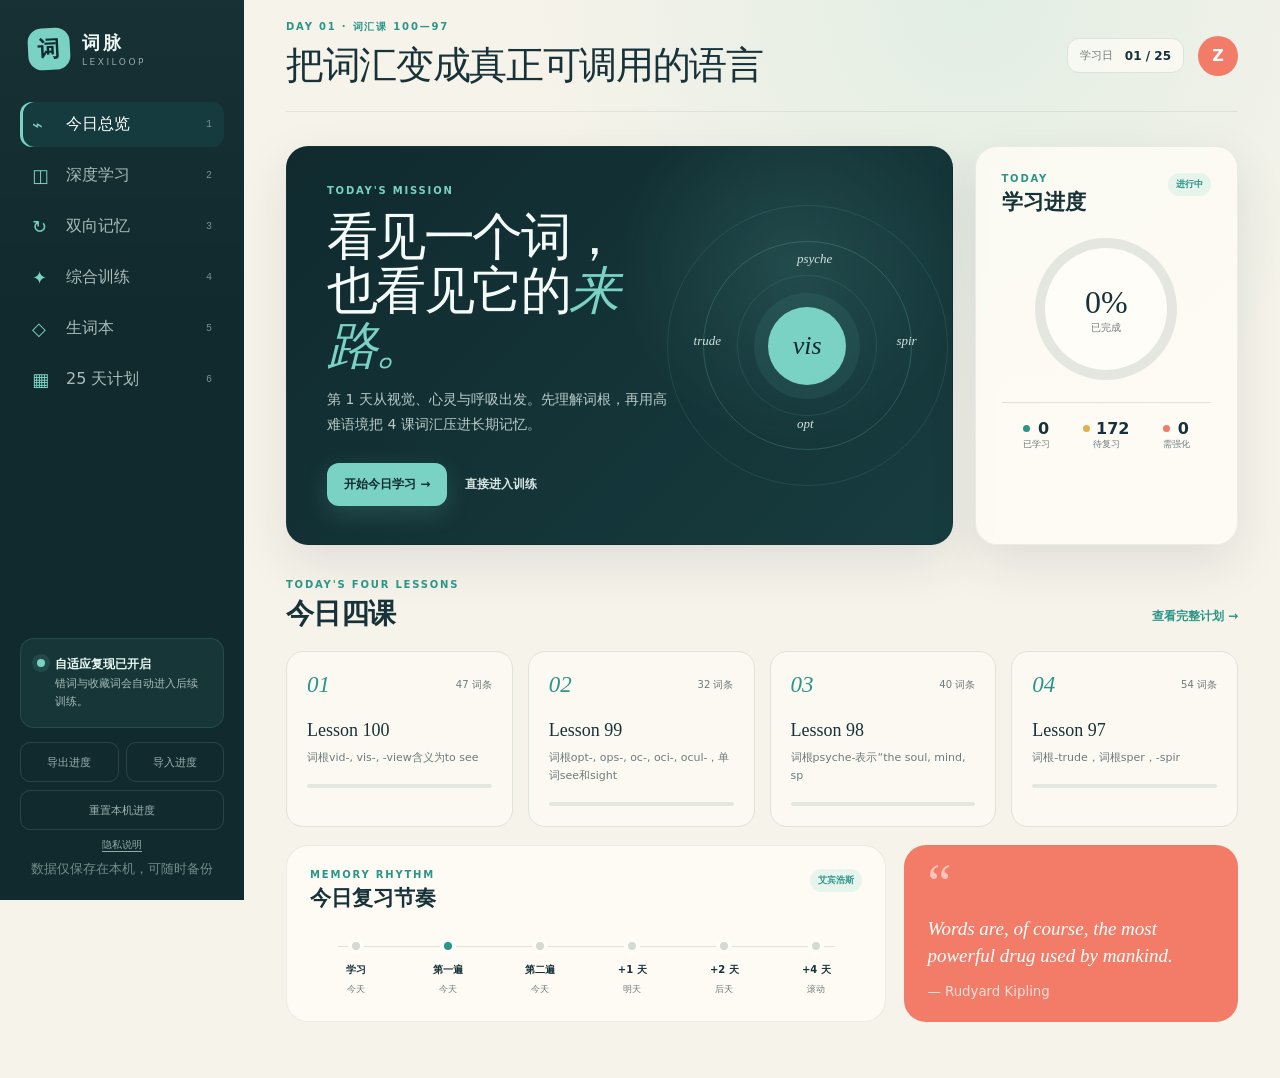
<file: index.html>
<!doctype html>
<html lang="zh-CN">
  <head>
    <meta charset="UTF-8" />
    <meta name="viewport" content="width=device-width, initial-scale=1.0, viewport-fit=cover" />
    <meta name="theme-color" content="#102a2e" />
    <meta name="color-scheme" content="light" />
    <meta name="mobile-web-app-capable" content="yes" />
    <meta name="apple-mobile-web-app-capable" content="yes" />
    <meta name="apple-mobile-web-app-status-bar-style" content="black-translucent" />
    <meta name="apple-mobile-web-app-title" content="词脉" />
    <meta name="format-detection" content="telephone=no" />
    <meta
      http-equiv="Content-Security-Policy"
      content="default-src 'self'; connect-src 'self'; img-src 'self' data:; script-src 'self'; style-src 'self' 'unsafe-inline'; font-src 'self'; worker-src 'self'; manifest-src 'self'; object-src 'none'; base-uri 'self'; form-action 'self'"
    />
    <meta
      name="description"
      content="基于 100 份词汇课堂笔记的 25 天倒序学习、艾宾浩斯复习与六级 / 雅思综合训练系统。"
    />
    <title>词脉 LexiLoop · 六级 × 雅思词汇训练场</title>
    <link rel="manifest" href="./manifest.webmanifest" />
    <link rel="apple-touch-icon" href="./icons/icon-180.png" />
    <link rel="stylesheet" href="./styles.css" />
  </head>
  <body>
    <div class="app-shell">
      <aside class="sidebar" aria-label="主导航">
        <a class="brand" href="#dashboard" aria-label="词脉首页">
          <span class="brand-mark">词</span>
          <span><strong>词脉</strong><small>LEXILOOP</small></span>
        </a>

        <nav class="nav-list">
          <button class="nav-item active" data-view="dashboard">
            <span>⌁</span><span>今日总览</span><kbd>1</kbd>
          </button>
          <button class="nav-item" data-view="learn">
            <span>◫</span><span>深度学习</span><kbd>2</kbd>
          </button>
          <button class="nav-item" data-view="recall">
            <span>↻</span><span>双向记忆</span><kbd>3</kbd>
          </button>
          <button class="nav-item" data-view="practice">
            <span>✦</span><span>综合训练</span><kbd>4</kbd>
          </button>
          <button class="nav-item" data-view="notebook">
            <span>◇</span><span>生词本</span><kbd>5</kbd>
          </button>
          <button class="nav-item" data-view="plan">
            <span>▦</span><span>25 天计划</span><kbd>6</kbd>
          </button>
        </nav>

        <div class="sidebar-note">
          <span class="pulse-dot"></span>
          <p><strong>自适应复现已开启</strong><br />错词与收藏词会自动进入后续训练。</p>
        </div>

        <div class="sidebar-footer">
          <div class="data-actions" aria-label="学习数据管理">
            <button class="ghost-button" id="exportProgress">导出进度</button>
            <button class="ghost-button" id="importProgressButton">导入进度</button>
            <input id="importProgressFile" type="file" accept="application/json,.json" hidden />
          </div>
          <button class="ghost-button" id="resetProgress">重置本机进度</button>
          <a class="privacy-link" href="./privacy.html">隐私说明</a>
          <small>数据仅保存在本机，可随时备份</small>
        </div>
      </aside>

      <main class="main-content">
        <header class="topbar">
          <button class="mobile-menu" id="mobileMenu" aria-label="打开导航">☰</button>
          <div>
            <p class="eyebrow" id="todayLabel">DAY 01 · 词汇课 100—97</p>
            <h1 id="viewTitle">把词汇变成真正可调用的语言</h1>
          </div>
          <div class="top-actions">
            <button class="date-chip" id="dayPickerButton" aria-haspopup="dialog">
              <span>学习日</span><strong id="dayChip">01 / 25</strong>
            </button>
            <button class="avatar" aria-label="学习者">Z</button>
          </div>
        </header>

        <section class="view active" id="dashboardView" data-view-panel="dashboard">
          <div class="hero-grid">
            <article class="hero-card">
              <div class="hero-copy">
                <p class="eyebrow light">TODAY'S MISSION</p>
                <h2>看见一个词，<br />也看见它的<span>来路。</span></h2>
                <p>第 1 天从视觉、心灵与呼吸出发。先理解词根，再用高难语境把 4 课词汇压进长期记忆。</p>
                <div class="hero-actions">
                  <button class="primary-button" data-go="learn">开始今日学习 <span>→</span></button>
                  <button class="text-button" data-go="practice">直接进入训练</button>
                </div>
              </div>
              <div class="orbit" aria-hidden="true">
                <span class="orbit-core">vis</span>
                <span class="orbit-word one">psyche</span>
                <span class="orbit-word two">spir</span>
                <span class="orbit-word three">opt</span>
                <span class="orbit-word four">trude</span>
              </div>
            </article>

            <article class="progress-card">
              <div class="card-heading">
                <div><p class="eyebrow">TODAY</p><h3>学习进度</h3></div>
                <span class="status-pill">进行中</span>
              </div>
              <div class="progress-ring" id="progressRing" style="--progress: 0deg">
                <div><strong id="progressPercent">0%</strong><small>已完成</small></div>
              </div>
              <div class="progress-legend">
                <div><span class="legend-dot mint"></span><b id="learnedCount">0</b><small>已学习</small></div>
                <div><span class="legend-dot amber"></span><b id="dueCount">0</b><small>待复习</small></div>
                <div><span class="legend-dot coral"></span><b id="weakCount">0</b><small>需强化</small></div>
              </div>
            </article>
          </div>

          <div class="section-heading">
            <div><p class="eyebrow">TODAY'S FOUR LESSONS</p><h2>今日四课</h2></div>
            <button class="text-button" data-go="plan">查看完整计划 →</button>
          </div>
          <div class="lesson-grid" id="todayLessons"></div>

          <div class="dashboard-lower">
            <article class="schedule-card">
              <div class="card-heading">
                <div><p class="eyebrow">MEMORY RHYTHM</p><h3>今日复习节奏</h3></div>
                <span class="mini-label">艾宾浩斯</span>
              </div>
              <div class="timeline" id="reviewTimeline"></div>
            </article>
            <article class="quote-card">
              <span>“</span>
              <p>Words are, of course, the most powerful drug used by mankind.</p>
              <small>— Rudyard Kipling</small>
            </article>
          </div>
        </section>

        <section class="view" id="learnView" data-view-panel="learn">
          <div class="section-heading sticky-heading">
            <div><p class="eyebrow">ROOTS BEFORE ROUTE</p><h2>深度学习 · 先词根，再词义</h2></div>
            <div class="segmented" id="lessonFilter" aria-label="课程筛选"></div>
          </div>
          <div class="root-banner" id="rootBanner"></div>
          <div class="word-toolbar">
            <p><strong id="wordCount">0</strong> 个词条 · 点击展开，长按收藏</p>
            <label class="search-box"><span>⌕</span><input id="wordSearch" placeholder="搜索单词、词义或短语" /></label>
          </div>
          <div class="word-list" id="wordList"></div>
        </section>

        <section class="view" id="recallView" data-view-panel="recall">
          <div class="recall-layout">
            <div class="recall-stage">
              <div class="section-heading">
                <div><p class="eyebrow">ACTIVE RECALL</p><h2>双向记忆</h2></div>
                <div class="segmented" id="recallDirection">
                  <button class="active" data-direction="en-zh">第一遍 · 英→中</button>
                  <button data-direction="zh-en">第二遍 · 中→英</button>
                </div>
              </div>
              <div class="queue-strip">
                <span>今日队列 <b id="queuePosition">1 / 1</b></span>
                <div><span id="memoryStageLabel">首次学习</span><i id="memoryDots"></i></div>
              </div>
              <article class="flashcard" id="flashcard">
                <div class="flashcard-top"><span id="flashLesson">LESSON 100</span><button id="flashFavorite" aria-label="收藏">☆</button></div>
                <div class="flash-prompt" id="flashPrompt"></div>
                <p class="recall-hint">先在心里完整作答，再选择结果</p>
                <div class="reveal-panel" id="revealPanel" hidden></div>
                <button class="reveal-button" id="revealButton">显示答案</button>
              </article>
              <div class="recall-actions" id="recallActions" hidden>
                <button class="forgot-button" id="forgotButton"><span>×</span> 忘记了 <small>重新强化</small></button>
                <button class="remember-button" id="rememberButton"><span>✓</span> 已记住 <small>进入下一节点</small></button>
              </div>
            </div>
            <aside class="memory-panel">
              <p class="eyebrow">MEMORY MAP</p>
              <h3>每个词都走完一条记忆曲线</h3>
              <div class="curve-graphic" aria-label="复习节点：今天、1天、2天、4天、7天、15天、30天">
                <svg viewBox="0 0 320 150" role="img">
                  <path d="M12,120 C65,18 92,106 132,68 C178,24 205,92 308,32" />
                  <g><circle cx="12" cy="120" r="6"/><circle cx="70" cy="66" r="6"/><circle cx="132" cy="68" r="6"/><circle cx="188" cy="56" r="6"/><circle cx="240" cy="50" r="6"/><circle cx="308" cy="32" r="6"/></g>
                </svg>
                <div class="curve-labels"><span>今天</span><span>+1天</span><span>+2天</span><span>+4天</span><span>+7天</span><span>+30天</span></div>
              </div>
              <div class="memory-stats" id="memoryStats"></div>
              <div class="tip-box"><strong>忘记不是失败。</strong><p>每次点“忘记了”，这个词会回到短间隔节点，并提高后续阅读与选词填空中的出现权重。</p></div>
            </aside>
          </div>
        </section>

        <section class="view" id="practiceView" data-view-panel="practice">
          <div class="section-heading">
            <div><p class="eyebrow">CET-6 × IELTS 7+</p><h2>综合训练场</h2></div>
            <div class="coverage-badge"><span id="coverageCount">0</span><small>今日词条覆盖</small></div>
          </div>
          <div class="practice-tabs" id="practiceTabs">
            <button class="active" data-practice="reading">阅读理解</button>
            <button data-practice="cloze">选词填空</button>
            <button data-practice="translation">中文段落翻译</button>
            <button data-practice="results">训练报告</button>
          </div>
          <div class="practice-panel active" id="readingPanel" data-practice-panel="reading"></div>
          <div class="practice-panel" id="clozePanel" data-practice-panel="cloze"></div>
          <div class="practice-panel" id="translationPanel" data-practice-panel="translation"></div>
          <div class="practice-panel" id="resultsPanel" data-practice-panel="results"></div>
        </section>

        <section class="view" id="notebookView" data-view-panel="notebook">
          <div class="section-heading">
            <div><p class="eyebrow">PERSONAL LEXICON</p><h2>生词本</h2></div>
            <div class="notebook-summary"><strong id="notebookCount">0</strong><span>个待攻克词汇</span></div>
          </div>
          <div class="notebook-filters" id="notebookFilters">
            <button class="active" data-book-filter="all">全部</button>
            <button data-book-filter="wrong">答错加入</button>
            <button data-book-filter="favorite">主动收藏</button>
            <button data-book-filter="hard">高频遗忘</button>
          </div>
          <div class="notebook-empty" id="notebookEmpty">
            <span>◇</span><h3>你的生词本还是空的</h3><p>长按做题或学习中的词汇即可收藏；答错的词会自动进入。</p>
          </div>
          <div class="notebook-grid" id="notebookGrid"></div>
        </section>

        <section class="view" id="planView" data-view-panel="plan">
          <div class="section-heading">
            <div><p class="eyebrow">25-DAY ROADMAP</p><h2>100 → 01 倒序学习计划</h2></div>
            <p class="plan-note">每日 4 课 · 学习 × 双向回忆 × 综合训练</p>
          </div>
          <div class="plan-grid" id="planGrid"></div>
        </section>
      </main>
    </div>

    <dialog class="word-dialog" id="wordDialog">
      <button class="dialog-close" id="dialogClose" aria-label="关闭">×</button>
      <p class="eyebrow" id="dialogLesson">LESSON 100</p>
      <h2 id="dialogTerm">vision</h2>
      <div id="dialogDetail"></div>
      <div class="dialog-actions">
        <button class="secondary-button" id="dialogSpeak">🔊 系统朗读</button>
        <button class="primary-button full" id="dialogFavorite">☆ 收藏到生词本</button>
      </div>
    </dialog>

    <dialog class="day-dialog" id="dayDialog">
      <button class="dialog-close" id="dayDialogClose" aria-label="关闭">×</button>
      <p class="eyebrow">JUMP TO A DAY</p>
      <h2>选择学习日</h2>
      <div class="day-picker-grid" id="dayPickerGrid"></div>
    </dialog>

    <div class="toast" id="toast" role="status" aria-live="polite"></div>
    <script src="./exercises.js"></script>
    <script src="./app.js"></script>
    <script src="./pwa.js"></script>
  </body>
</html>
</file>
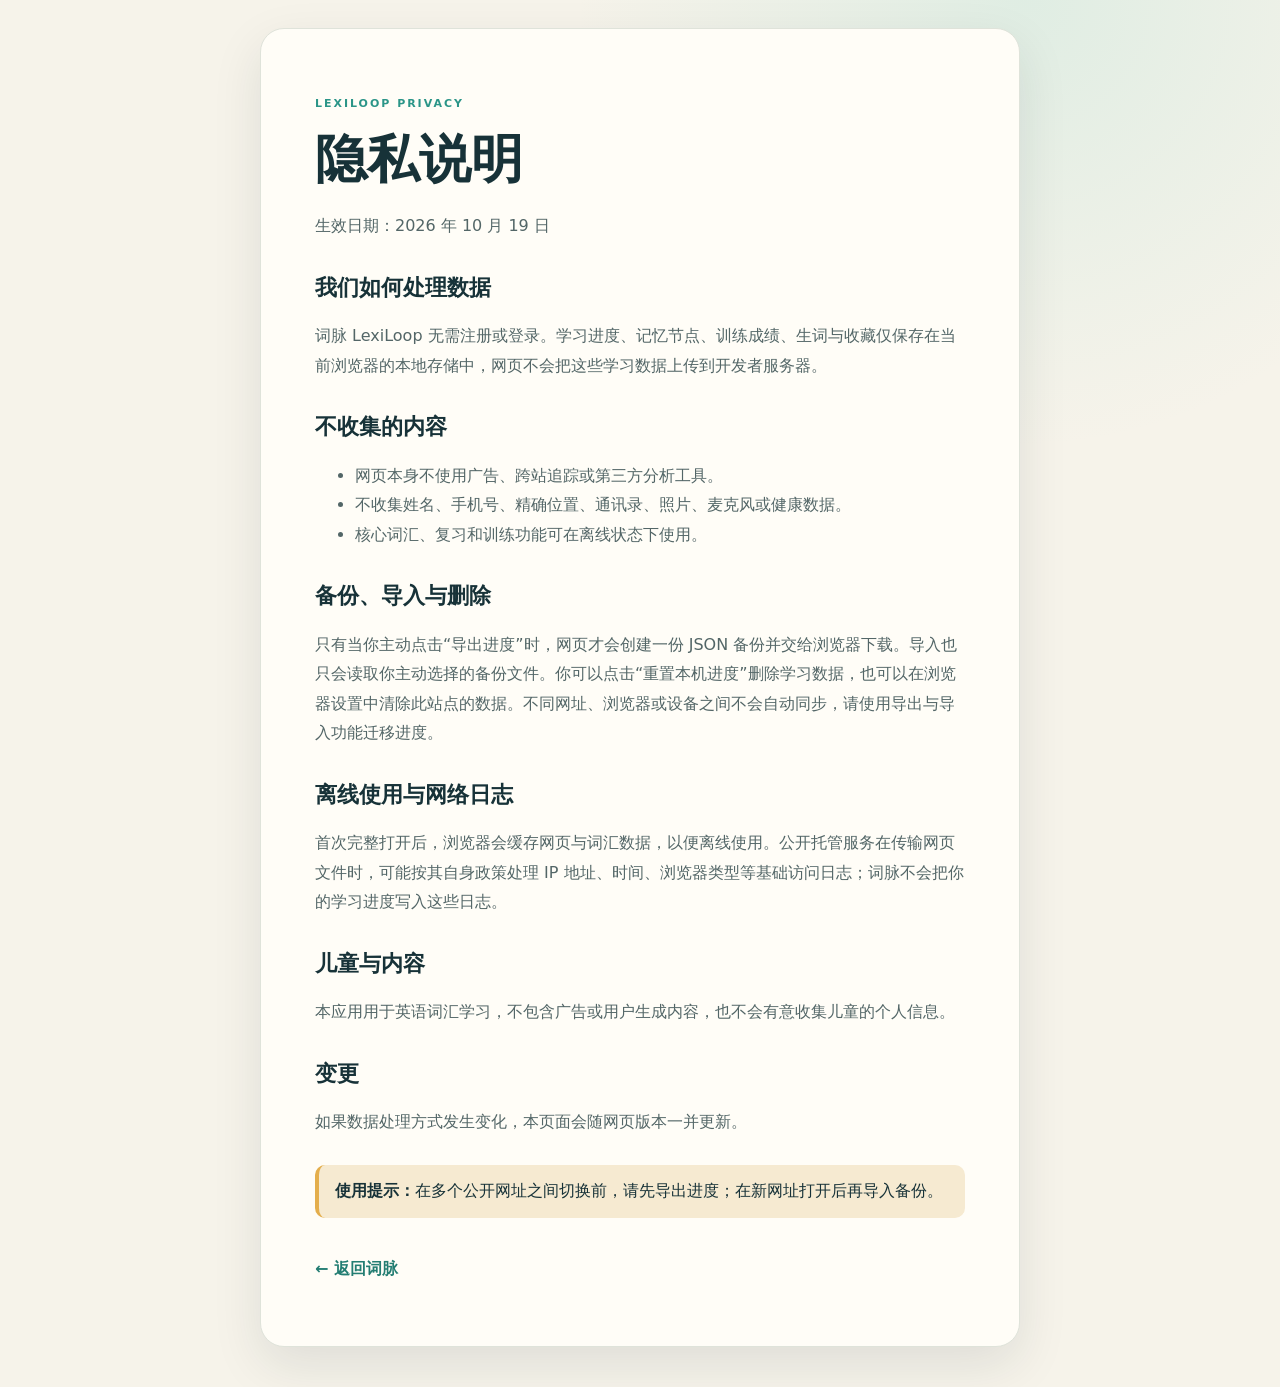
<file: privacy.html>
<!doctype html>
<html lang="zh-CN">
  <head>
    <meta charset="UTF-8" />
    <meta name="viewport" content="width=device-width, initial-scale=1.0, viewport-fit=cover" />
    <meta name="theme-color" content="#102a2e" />
    <meta name="color-scheme" content="light" />
    <meta
      http-equiv="Content-Security-Policy"
      content="default-src 'self'; style-src 'self' 'unsafe-inline'; img-src 'self' data:; object-src 'none'; base-uri 'self'"
    />
    <title>隐私说明 · 词脉 LexiLoop</title>
    <style>
      :root { color:#173238; background:#f6f3ea; font-family:ui-sans-serif,system-ui,-apple-system,"PingFang SC","Microsoft YaHei",sans-serif; }
      * { box-sizing:border-box; }
      body { margin:0; min-width:320px; min-height:100dvh; padding:calc(28px + env(safe-area-inset-top)) calc(18px + env(safe-area-inset-right)) calc(40px + env(safe-area-inset-bottom)) calc(18px + env(safe-area-inset-left)); background:radial-gradient(circle at 80% 0,rgba(121,210,196,.18),transparent 28rem),#f6f3ea; }
      main { max-width:760px; margin:auto; padding:clamp(24px,6vw,54px); border:1px solid #dfe3da; border-radius:24px; background:#fffdf7; box-shadow:0 18px 50px rgba(18,43,46,.1); }
      a { color:#237d72; }
      h1,h2 { font-family:Georgia,"Songti SC",serif; font-weight:600; }
      h1 { margin:10px 0 8px; font-size:clamp(32px,7vw,52px); }
      h2 { margin-top:32px; font-size:22px; }
      p,li { color:#536667; line-height:1.85; }
      .eyebrow { color:#2b9588; font-size:11px; font-weight:800; letter-spacing:.18em; }
      .notice { margin-top:28px; padding:16px; border-left:4px solid #e4ae4c; border-radius:10px; background:#f6ead1; }
      .back { display:inline-flex; min-height:44px; align-items:center; margin-top:30px; font-weight:700; text-decoration:none; }
    </style>
  </head>
  <body>
    <main>
      <p class="eyebrow">LEXILOOP PRIVACY</p>
      <h1>隐私说明</h1>
      <p>生效日期：2026 年 10 月 19 日</p>

      <h2>我们如何处理数据</h2>
      <p>词脉 LexiLoop 无需注册或登录。学习进度、记忆节点、训练成绩、生词与收藏仅保存在当前浏览器的本地存储中，网页不会把这些学习数据上传到开发者服务器。</p>

      <h2>不收集的内容</h2>
      <ul>
        <li>网页本身不使用广告、跨站追踪或第三方分析工具。</li>
        <li>不收集姓名、手机号、精确位置、通讯录、照片、麦克风或健康数据。</li>
        <li>核心词汇、复习和训练功能可在离线状态下使用。</li>
      </ul>

      <h2>备份、导入与删除</h2>
      <p>只有当你主动点击“导出进度”时，网页才会创建一份 JSON 备份并交给浏览器下载。导入也只会读取你主动选择的备份文件。你可以点击“重置本机进度”删除学习数据，也可以在浏览器设置中清除此站点的数据。不同网址、浏览器或设备之间不会自动同步，请使用导出与导入功能迁移进度。</p>

      <h2>离线使用与网络日志</h2>
      <p>首次完整打开后，浏览器会缓存网页与词汇数据，以便离线使用。公开托管服务在传输网页文件时，可能按其自身政策处理 IP 地址、时间、浏览器类型等基础访问日志；词脉不会把你的学习进度写入这些日志。</p>

      <h2>儿童与内容</h2>
      <p>本应用用于英语词汇学习，不包含广告或用户生成内容，也不会有意收集儿童的个人信息。</p>

      <h2>变更</h2>
      <p>如果数据处理方式发生变化，本页面会随网页版本一并更新。</p>

      <div class="notice"><strong>使用提示：</strong>在多个公开网址之间切换前，请先导出进度；在新网址打开后再导入备份。</div>
      <a class="back" href="./index.html">← 返回词脉</a>
    </main>
  </body>
</html>
</file>
<file: styles.css>
:root {
  --ink: #173238;
  --muted: #6e7c7d;
  --paper: #f6f3ea;
  --paper-2: #fffdf7;
  --navy: #102a2e;
  --navy-2: #163b3f;
  --mint: #79d2c4;
  --mint-dark: #2b9588;
  --coral: #f27c68;
  --amber: #e4ae4c;
  --line: #dfe3da;
  --shadow: 0 18px 50px rgba(18, 43, 46, 0.1);
  --radius: 22px;
  --safe-top: env(safe-area-inset-top, 0px);
  --safe-right: env(safe-area-inset-right, 0px);
  --safe-bottom: env(safe-area-inset-bottom, 0px);
  --safe-left: env(safe-area-inset-left, 0px);
}

* { box-sizing: border-box; }
[hidden] { display: none !important; }
html { min-height: 100%; scroll-behavior: smooth; -webkit-text-size-adjust: 100%; }
body {
  margin: 0;
  min-width: 320px;
  min-height: 100vh;
  min-height: 100dvh;
  color: var(--ink);
  background:
    radial-gradient(circle at 76% 0%, rgba(121, 210, 196, .16), transparent 28rem),
    var(--paper);
  font-family: Inter, ui-sans-serif, system-ui, -apple-system, "Segoe UI", "PingFang SC", "Microsoft YaHei", sans-serif;
}
button, input, textarea { font: inherit; }
button { color: inherit; }
button, a, input, textarea { -webkit-tap-highlight-color: transparent; }
button:focus-visible, input:focus-visible, textarea:focus-visible { outline: 3px solid rgba(43, 149, 136, .25); outline-offset: 2px; }

.app-shell { min-height: 100vh; min-height: 100dvh; }
.sidebar {
  position: fixed;
  inset: 0 auto 0 0;
  z-index: 20;
  width: 244px;
  padding: calc(28px + var(--safe-top)) calc(20px + var(--safe-right)) calc(22px + var(--safe-bottom)) calc(20px + var(--safe-left));
  display: flex;
  flex-direction: column;
  color: #eef8f5;
  background:
    linear-gradient(180deg, rgba(255,255,255,.03), transparent 35%),
    var(--navy);
}
.brand { display: flex; gap: 12px; align-items: center; color: inherit; text-decoration: none; padding: 0 8px 32px; }
.brand-mark { width: 42px; height: 42px; display: grid; place-items: center; border-radius: 14px; color: var(--navy); background: var(--mint); font-family: Georgia, serif; font-size: 22px; font-weight: 700; transform: rotate(-3deg); }
.brand strong { display: block; letter-spacing: .14em; font-size: 18px; }
.brand small { display: block; margin-top: 2px; color: #95aaa8; font-size: 9px; letter-spacing: .28em; }
.nav-list { display: grid; gap: 6px; }
.nav-item { width: 100%; border: 0; padding: 12px 12px; border-radius: 12px; display: grid; grid-template-columns: 24px 1fr auto; align-items: center; gap: 10px; text-align: left; color: #aabbb8; background: transparent; cursor: pointer; transition: .2s ease; }
.nav-item:hover { color: white; background: rgba(255,255,255,.05); }
.nav-item.active { color: #fff; background: var(--navy-2); box-shadow: inset 3px 0 var(--mint); }
.nav-item > span:first-child { color: var(--mint); font-size: 18px; }
.nav-item kbd { font: 10px ui-monospace, monospace; color: #78918e; }
.sidebar-note { margin-top: auto; padding: 16px; display: flex; gap: 10px; background: rgba(121,210,196,.07); border: 1px solid rgba(121,210,196,.14); border-radius: 14px; }
.sidebar-note p { margin: 0; color: #a9bcb8; font-size: 11px; line-height: 1.65; }
.sidebar-note strong { color: #e9f8f4; font-size: 12px; }
.pulse-dot { flex: 0 0 auto; width: 8px; height: 8px; margin-top: 4px; border-radius: 50%; background: var(--mint); box-shadow: 0 0 0 5px rgba(121,210,196,.12); }
.sidebar-footer { display: grid; gap: 8px; margin-top: 14px; text-align: center; color: #718c88; }
.data-actions { display: grid; grid-template-columns: 1fr 1fr; gap: 7px; }
.ghost-button { min-height: 40px; border: 1px solid rgba(255,255,255,.12); border-radius: 10px; padding: 9px 11px; color: #9fb2af; background: transparent; cursor: pointer; font-size: 11px; }
.privacy-link { color: #91aaa6; font-size: 10px; text-underline-offset: 3px; }

.main-content { min-height: 100vh; min-height: 100dvh; margin-left: 244px; padding: 0 calc(42px + var(--safe-right)) calc(56px + var(--safe-bottom)) 42px; }
.topbar { min-height: 112px; display: flex; justify-content: space-between; align-items: center; gap: 24px; border-bottom: 1px solid rgba(23,50,56,.08); }
.topbar h1 { margin: 6px 0 0; font-family: Georgia, "Songti SC", serif; font-size: clamp(24px, 3vw, 38px); font-weight: 500; letter-spacing: -.035em; }
.eyebrow { margin: 0; color: var(--mint-dark); font-size: 10px; font-weight: 800; letter-spacing: .18em; text-transform: uppercase; }
.eyebrow.light { color: var(--mint); }
.top-actions { display: flex; align-items: center; gap: 14px; }
.date-chip { display: flex; align-items: center; gap: 12px; border: 1px solid var(--line); border-radius: 12px; padding: 9px 12px; background: rgba(255,253,247,.72); cursor: pointer; }
.date-chip span { color: var(--muted); font-size: 11px; }
.date-chip strong { font-size: 12px; }
.avatar { width: 40px; height: 40px; border: 0; border-radius: 50%; color: white; background: var(--coral); font-weight: 800; }
.mobile-menu { display: none; border: 0; background: transparent; font-size: 22px; }

.view { display: none; padding-top: 34px; animation: view-in .3s ease; }
.view.active { display: block; }
@keyframes view-in { from { opacity: 0; transform: translateY(7px); } to { opacity: 1; transform: none; } }
.hero-grid { display: grid; grid-template-columns: minmax(0, 2.15fr) minmax(260px, .85fr); gap: 22px; }
.hero-card, .progress-card, .schedule-card, .quote-card, .word-card, .memory-panel, .reading-card, .cloze-card, .translation-card, .result-card, .notebook-card, .plan-card { border: 1px solid rgba(23,50,56,.08); border-radius: var(--radius); background: rgba(255,253,247,.78); box-shadow: var(--shadow); }
.hero-card { min-height: 340px; padding: 38px 40px; display: grid; grid-template-columns: 1.35fr .8fr; gap: 24px; overflow: hidden; color: #f4fbf8; background:
  radial-gradient(circle at 76% 30%, rgba(121,210,196,.14), transparent 30%),
  linear-gradient(135deg, #102a2e 0%, #173c3f 100%); }
.hero-card h2 { margin: 14px 0; font-family: Georgia, "Songti SC", serif; font-size: clamp(34px, 4vw, 58px); line-height: 1.06; font-weight: 500; letter-spacing: -.05em; }
.hero-card h2 span { color: var(--mint); font-style: italic; }
.hero-copy > p:not(.eyebrow) { max-width: 590px; color: #b9cbc8; line-height: 1.8; font-size: 14px; }
.hero-actions { display: flex; align-items: center; gap: 18px; margin-top: 26px; }
.primary-button { border: 0; border-radius: 12px; padding: 13px 17px; color: var(--navy); background: var(--mint); font-size: 12px; font-weight: 800; cursor: pointer; box-shadow: 0 8px 24px rgba(121,210,196,.18); }
.primary-button:hover { background: #96e0d5; transform: translateY(-1px); }
.primary-button.full { width: 100%; margin-top: 18px; }
.secondary-button { border:1px solid var(--line); border-radius:12px; padding:13px 17px; color:var(--navy); background:var(--paper-2); font-size:12px; font-weight:800; cursor:pointer; }
.text-button { border: 0; color: var(--mint-dark); background: transparent; padding: 8px 0; font-size: 12px; font-weight: 700; cursor: pointer; }
.hero-card .text-button { color: #d8e7e4; }
.orbit { position: relative; align-self: center; aspect-ratio: 1; border: 1px solid rgba(121,210,196,.22); border-radius: 50%; }
.orbit::before, .orbit::after { content: ""; position: absolute; border: 1px solid rgba(121,210,196,.12); border-radius: 50%; }
.orbit::before { inset: 16%; }
.orbit::after { inset: -18%; }
.orbit-core { position: absolute; inset: 50% auto auto 50%; transform: translate(-50%,-50%); width: 78px; height: 78px; display: grid; place-items: center; border-radius: 50%; color: var(--navy); background: var(--mint); font: italic 26px Georgia, serif; box-shadow: 0 0 0 14px rgba(121,210,196,.08); }
.orbit-word { position: absolute; color: #d3e2df; font: italic 13px Georgia, serif; }
.orbit-word.one { top: 4%; left: 45%; }.orbit-word.two { right: -3%; top: 44%; }.orbit-word.three { bottom: 8%; left: 45%; }.orbit-word.four { left: -5%; top: 44%; }
.progress-card { padding: 26px; text-align: center; }
.card-heading { display: flex; justify-content: space-between; align-items: flex-start; gap: 16px; text-align: left; }
.card-heading h3 { margin: 4px 0 0; font-family: Georgia, "Songti SC", serif; font-size: 21px; font-weight: 600; }
.status-pill, .mini-label { padding: 5px 8px; border-radius: 999px; color: var(--mint-dark); background: rgba(121,210,196,.16); font-size: 9px; font-weight: 800; }
.progress-ring { width: 142px; height: 142px; margin: 22px auto; display: grid; place-items: center; border-radius: 50%; background: conic-gradient(var(--mint-dark) var(--progress), #e4e7df 0); position: relative; }
.progress-ring::before { content:""; position:absolute; inset:10px; border-radius:50%; background:var(--paper-2); }
.progress-ring > div { position: relative; display: grid; }
.progress-ring strong { font: 32px Georgia, serif; }.progress-ring small { color: var(--muted); font-size: 10px; }
.progress-legend { display: grid; grid-template-columns: repeat(3, 1fr); border-top: 1px solid var(--line); padding-top: 16px; }
.progress-legend div { display: grid; grid-template-columns: auto auto; justify-content: center; align-items: center; column-gap: 6px; }
.progress-legend small { grid-column: 1 / -1; color: var(--muted); font-size: 9px; }
.legend-dot { width: 7px; height: 7px; border-radius: 50%; }.legend-dot.mint { background: var(--mint-dark); }.legend-dot.amber { background: var(--amber); }.legend-dot.coral { background: var(--coral); }
.section-heading { margin: 34px 0 18px; display: flex; align-items: end; justify-content: space-between; gap: 20px; }
.section-heading h2 { margin: 5px 0 0; font-family: Georgia, "Songti SC", serif; font-size: 28px; font-weight: 600; letter-spacing: -.025em; }
.lesson-grid { display: grid; grid-template-columns: repeat(4, 1fr); gap: 15px; }
.lesson-card { min-height: 170px; padding: 20px; border: 1px solid var(--line); border-radius: 17px; background: rgba(255,253,247,.68); cursor: pointer; transition: .2s ease; }
.lesson-card:hover { transform: translateY(-3px); box-shadow: var(--shadow); border-color: rgba(43,149,136,.28); }
.lesson-card-top { display:flex; justify-content:space-between; align-items:center; }
.lesson-no { color: var(--mint-dark); font: italic 23px Georgia, serif; }.lesson-count { color: var(--muted); font-size: 10px; }
.lesson-card h3 { margin: 22px 0 8px; font: 18px Georgia, "Songti SC", serif; }
.lesson-card p { margin: 0; color: var(--muted); font-size: 11px; line-height: 1.65; }
.lesson-progress { height: 4px; margin-top: 17px; border-radius: 99px; overflow:hidden; background:#e4e7df; }.lesson-progress i { display:block; height:100%; background:var(--mint-dark); }
.dashboard-lower { display: grid; grid-template-columns: 1.8fr 1fr; gap: 18px; margin-top: 18px; }
.schedule-card, .quote-card { padding: 23px; box-shadow: none; }
.timeline { display: grid; grid-template-columns: repeat(6, 1fr); margin-top: 26px; position: relative; }
.timeline::before { content:""; position:absolute; left:5%; right:5%; top:8px; height:1px; background:var(--line); }
.timeline-item { position:relative; text-align:center; }.timeline-item i { display:block; width:16px; height:16px; margin:0 auto 9px; border:4px solid var(--paper-2); border-radius:50%; background:#d5dbd2; position:relative; z-index:1; }.timeline-item.active i { background:var(--mint-dark); }.timeline-item.done i { background:var(--navy); }
.timeline-item strong { display:block; font-size:10px; }.timeline-item small { color:var(--muted); font-size:9px; }
.quote-card { display:flex; flex-direction:column; justify-content:center; color:white; background:var(--coral); border:0; }
.quote-card > span { font: 54px Georgia,serif; line-height:.6; opacity:.55; }.quote-card p { margin:14px 0; font:italic 19px/1.45 Georgia,serif; }.quote-card small { opacity:.75; }

.sticky-heading { position: sticky; top: 0; z-index: 8; margin-top: -34px; padding: 24px 0 16px; background: linear-gradient(var(--paper) 78%, transparent); }
.segmented { display:flex; gap:3px; padding:4px; border:1px solid var(--line); border-radius:12px; background:rgba(255,253,247,.75); }
.segmented button { border:0; border-radius:9px; padding:8px 11px; color:var(--muted); background:transparent; cursor:pointer; font-size:10px; }
.segmented button.active { color:white; background:var(--navy); }
.root-banner { padding: 24px; display:grid; grid-template-columns:repeat(2,minmax(0,1fr)); gap:12px; color:white; background:var(--navy); border-radius:var(--radius); }
.root-item { padding:14px 16px; border:1px solid rgba(255,255,255,.1); border-radius:14px; background:rgba(255,255,255,.04); }
.root-item small { color:var(--mint); font-weight:800; }.root-item p { margin:6px 0 0; color:#c4d3d0; font-size:11px; line-height:1.65; }
.word-toolbar { display:flex; align-items:center; justify-content:space-between; gap:20px; margin:20px 0 12px; color:var(--muted); font-size:11px; }
.search-box { min-width:260px; padding:9px 12px; display:flex; gap:8px; align-items:center; border:1px solid var(--line); border-radius:12px; background:var(--paper-2); }
.search-box input { width:100%; border:0; outline:0; background:transparent; color:var(--ink); font-size:11px; }
.word-list { display:grid; grid-template-columns:repeat(2,minmax(0,1fr)); gap:12px; }
.word-card { padding:18px 19px; box-shadow:none; cursor:pointer; transition:.2s ease; }
.word-card:hover { border-color:rgba(43,149,136,.3); transform:translateY(-1px); }
.word-card-head { display:grid; grid-template-columns:1fr auto; gap:12px; align-items:start; }
.word-card h3 { margin:0; font:25px Georgia,serif; color:var(--navy); }.word-card h3 mark { color:inherit; background:rgba(228,174,76,.3); }
.word-card .definition { margin:8px 0 0; color:var(--muted); font-size:12px; line-height:1.7; }
.favorite-star { border:0; background:transparent; color:#aab5b2; font-size:20px; cursor:pointer; }.favorite-star.active { color:var(--amber); }
.word-card-extra { display:none; border-top:1px solid var(--line); margin-top:14px; padding-top:10px; }
.word-card.open .word-card-extra { display:block; }.word-card-extra p { margin:7px 0; font-size:11px; line-height:1.6; }.word-card-extra p:nth-child(2n+1) { color:var(--mint-dark); }
.origin-chip { display:inline-block; margin-top:10px; padding:4px 7px; color:var(--muted); background:#edf0e9; border-radius:6px; font-size:9px; }

.recall-layout { display:grid; grid-template-columns:minmax(0,1.6fr) minmax(280px,.65fr); gap:22px; }
.recall-stage .section-heading { margin-top:0; }.queue-strip { display:flex; justify-content:space-between; gap:16px; color:var(--muted); font-size:11px; margin:8px 4px 14px; }.queue-strip b { color:var(--ink); }.queue-strip > div { display:flex; gap:10px; align-items:center; }.queue-strip i { display:flex; gap:3px; }.queue-strip i span { width:13px; height:4px; border-radius:5px; background:#dce1d8; }.queue-strip i span.active { background:var(--mint-dark); }
.flashcard { min-height:420px; padding:27px 32px 30px; border:1px solid var(--line); border-radius:28px; display:flex; flex-direction:column; align-items:center; background:
  linear-gradient(rgba(23,50,56,.025) 1px, transparent 1px),
  linear-gradient(90deg, rgba(23,50,56,.025) 1px, transparent 1px), var(--paper-2); background-size:28px 28px; box-shadow:var(--shadow); }
.flashcard-top { width:100%; display:flex; justify-content:space-between; color:var(--mint-dark); font-size:9px; font-weight:800; letter-spacing:.14em; }.flashcard-top button { border:0; background:transparent; color:var(--amber); font-size:22px; cursor:pointer; }
.flash-prompt { flex:1; width:100%; display:grid; place-items:center; text-align:center; }.flash-word { font:clamp(42px,7vw,76px) Georgia,serif; letter-spacing:-.04em; }.flash-meaning { max-width:620px; font:clamp(25px,4vw,42px)/1.45 Georgia,"Songti SC",serif; }.recall-hint { color:var(--muted); font-size:10px; }
.reveal-panel { width:100%; margin:18px 0; padding:16px; border-radius:14px; color:var(--ink); background:#eef5f1; }.reveal-panel h4 { margin:0 0 7px; font:23px Georgia,serif; }.reveal-panel p { margin:5px 0; font-size:11px; line-height:1.65; }
.reveal-button { width:100%; border:1px solid var(--navy); border-radius:12px; padding:13px; color:white; background:var(--navy); cursor:pointer; font-size:12px; font-weight:800; }
.recall-actions { display:grid; grid-template-columns:1fr 1fr; gap:12px; margin-top:13px; }.recall-actions button { display:grid; grid-template-columns:auto 1fr; grid-template-rows:auto auto; column-gap:10px; text-align:left; border:1px solid var(--line); border-radius:14px; padding:13px 18px; cursor:pointer; background:var(--paper-2); font-weight:800; }.recall-actions button span { grid-row:1/-1; width:30px; height:30px; display:grid; place-items:center; border-radius:50%; }.recall-actions small { color:var(--muted); font-size:9px; font-weight:500; }.forgot-button span { color:#b84738; background:rgba(242,124,104,.15); }.remember-button span { color:#1b7b70; background:rgba(121,210,196,.18); }
.memory-panel { padding:26px; box-shadow:none; }.memory-panel h3 { margin:8px 0 24px; font:25px/1.3 Georgia,"Songti SC",serif; }.curve-graphic svg { width:100%; overflow:visible; }.curve-graphic path { fill:none; stroke:var(--mint-dark); stroke-width:3; }.curve-graphic circle { fill:var(--paper-2); stroke:var(--mint-dark); stroke-width:3; }.curve-labels { display:flex; justify-content:space-between; color:var(--muted); font-size:8px; }.memory-stats { display:grid; gap:8px; margin:24px 0; }.memory-stat { display:flex; justify-content:space-between; padding:10px 0; border-bottom:1px solid var(--line); font-size:11px; }.memory-stat span { color:var(--muted); }.tip-box { padding:15px; border-radius:13px; color:#835326; background:#f6ead1; }.tip-box strong { font-size:11px; }.tip-box p { margin:6px 0 0; font-size:10px; line-height:1.6; }

.coverage-badge { display:flex; align-items:center; gap:10px; padding:8px 13px; border:1px solid var(--line); border-radius:12px; background:var(--paper-2); }.coverage-badge span { font:24px Georgia,serif; color:var(--mint-dark); }.coverage-badge small { color:var(--muted); width:55px; line-height:1.2; }
.practice-tabs, .notebook-filters { display:flex; gap:8px; border-bottom:1px solid var(--line); margin-bottom:18px; }.practice-tabs button, .notebook-filters button { border:0; border-bottom:3px solid transparent; padding:12px 14px; color:var(--muted); background:transparent; cursor:pointer; font-size:11px; font-weight:700; }.practice-tabs button.active, .notebook-filters button.active { color:var(--navy); border-bottom-color:var(--mint-dark); }
.practice-panel { display:none; }.practice-panel.active { display:block; }
.reading-card, .cloze-card, .translation-card, .result-card { padding:26px; box-shadow:none; margin-bottom:16px; }
.reading-meta { display:flex; justify-content:space-between; gap:20px; color:var(--muted); font-size:9px; letter-spacing:.08em; }.reading-card h3, .translation-card h3 { margin:11px 0 16px; font:26px Georgia,serif; }.reading-body { columns:2; column-gap:32px; color:#3f5153; font:14px/1.9 Georgia,"Songti SC",serif; }.reading-body p { margin:0 0 14px; break-inside:avoid; }.vocab { border-bottom:1px dotted var(--mint-dark); color:var(--navy); font-weight:700; cursor:help; touch-action:manipulation; -webkit-touch-callout:none; user-select:none; }.phrase-capsule { margin-top:18px; padding:14px; border-radius:12px; background:#edf4ef; }.phrase-capsule summary { cursor:pointer; color:var(--mint-dark); font-size:10px; font-weight:800; }.phrase-list { display:flex; flex-wrap:wrap; gap:6px; margin-top:10px; }.phrase-list span { padding:5px 8px; border:1px solid #cfddd5; border-radius:99px; background:var(--paper-2); font-size:9px; }
.questions { margin-top:22px; display:grid; gap:15px; }.question-block { padding-top:14px; border-top:1px solid var(--line); }.question-block p { margin:0 0 9px; font-size:12px; font-weight:700; }.option-grid { display:grid; grid-template-columns:repeat(2,minmax(0,1fr)); gap:7px; }.option-button { padding:9px 10px; text-align:left; border:1px solid var(--line); border-radius:10px; background:var(--paper-2); cursor:pointer; font-size:10px; }.option-button:hover, .option-button.selected { border-color:var(--mint-dark); background:#ebf5f1; }.option-button.correct { border-color:#4baa8e; background:#dff3e9; }.option-button.wrong { border-color:var(--coral); background:#fbe3dd; }
.submit-row { display:flex; align-items:center; justify-content:flex-end; gap:12px; margin-top:16px; }.score-note { color:var(--muted); font-size:10px; }
.cloze-intro { display:flex; justify-content:space-between; align-items:center; gap:20px; }.cloze-intro h3 { margin:0; font:25px Georgia,serif; }.round-controls { display:flex; gap:8px; }.round-controls button { width:32px; height:32px; border:1px solid var(--line); border-radius:9px; background:var(--paper-2); cursor:pointer; }.word-bank { display:flex; flex-wrap:wrap; gap:7px; margin:18px 0; padding:15px; border-radius:13px; background:#edf2eb; }.bank-word { padding:6px 9px; border:1px solid transparent; border-radius:8px; background:var(--paper-2); font:11px Georgia,serif; cursor:pointer; }.bank-word.used { opacity:.3; text-decoration:line-through; }.cloze-grid { display:grid; grid-template-columns:repeat(2,minmax(0,1fr)); gap:9px 14px; }.cloze-item { display:grid; grid-template-columns:24px 1fr; gap:8px; align-items:center; padding:10px; border-bottom:1px solid var(--line); }.cloze-item span { color:var(--muted); font-size:9px; }.cloze-item p { margin:0; font-size:11px; line-height:1.5; }.cloze-input { width:120px; margin:0 3px; border:0; border-bottom:1px solid #8da19e; outline:0; background:transparent; color:var(--ink); }.cloze-input.correct { color:#207561; border-color:#207561; }.cloze-input.wrong { color:#bd4d3d; border-color:#bd4d3d; }
.translation-grid { display:grid; grid-template-columns:1fr 1fr; gap:18px; }.translation-source { padding:18px; border-radius:14px; color:#33494b; background:#eef2ea; font:14px/1.95 Georgia,"Songti SC",serif; }.translation-card textarea { width:100%; min-height:220px; resize:vertical; padding:16px; border:1px solid var(--line); border-radius:14px; background:var(--paper-2); color:var(--ink); line-height:1.75; }.translation-feedback { margin-top:14px; padding:15px; border-left:4px solid var(--mint-dark); background:#eaf4ef; font-size:11px; line-height:1.7; }
.result-hero { display:grid; grid-template-columns:auto 1fr; gap:22px; align-items:center; }.score-disc { width:112px; height:112px; display:grid; place-items:center; border:8px solid #def0ea; border-radius:50%; color:var(--mint-dark); font:32px Georgia,serif; }.result-breakdown { display:grid; gap:9px; }.breakdown-row { display:grid; grid-template-columns:70px 1fr 36px; gap:10px; align-items:center; font-size:10px; }.breakdown-bar { height:6px; border-radius:8px; background:#e2e7de; overflow:hidden; }.breakdown-bar i { display:block; height:100%; background:var(--mint-dark); }.result-advice { margin-top:22px; padding-top:18px; border-top:1px solid var(--line); }.result-advice h4 { margin:0 0 8px; }.result-advice p { color:var(--muted); font-size:11px; line-height:1.7; }

.notebook-summary { display:grid; text-align:right; }.notebook-summary strong { font:30px Georgia,serif; color:var(--coral); }.notebook-summary span { color:var(--muted); font-size:9px; }.notebook-empty { padding:80px 20px; text-align:center; color:var(--muted); }.notebook-empty span { font-size:42px; color:#bdc8c3; }.notebook-empty h3 { color:var(--ink); font:23px Georgia,"Songti SC",serif; }.notebook-empty p { font-size:11px; }.notebook-grid { display:grid; grid-template-columns:repeat(3,minmax(0,1fr)); gap:13px; }.notebook-card { padding:18px; box-shadow:none; }.notebook-card h3 { margin:0; font:23px Georgia,serif; }.book-tags { display:flex; gap:5px; margin:9px 0; }.book-tag { padding:3px 6px; border-radius:6px; color:#8b4a3e; background:#f8ded7; font-size:8px; }.book-tag.favorite { color:#815e20; background:#f6e7c4; }.notebook-card p { color:var(--muted); font-size:10px; line-height:1.65; }.notebook-card footer { display:flex; justify-content:space-between; align-items:center; border-top:1px solid var(--line); padding-top:10px; }.notebook-card footer span { color:var(--muted); font-size:9px; }.notebook-card footer button { border:0; background:transparent; color:var(--coral); cursor:pointer; font-size:9px; }
.plan-note { color:var(--muted); font-size:10px; }.plan-grid { display:grid; grid-template-columns:repeat(5,minmax(0,1fr)); gap:11px; }.plan-card { padding:15px; box-shadow:none; cursor:pointer; position:relative; overflow:hidden; }.plan-card::after { content:""; position:absolute; right:-18px; bottom:-22px; width:62px; height:62px; border-radius:50%; background:rgba(121,210,196,.12); }.plan-card.active { color:white; background:var(--navy); }.plan-card.done { border-color:rgba(43,149,136,.45); }.plan-card small { color:var(--muted); font-size:8px; }.plan-card.active small { color:#92aaa6; }.plan-card strong { display:block; margin:8px 0 4px; font:19px Georgia,serif; }.plan-card span { font-size:9px; color:var(--muted); }.plan-card.active span { color:#b7c8c5; }

.word-dialog, .day-dialog { width:min(560px,calc(100vw - 30px)); border:0; border-radius:22px; padding:28px; color:var(--ink); background:var(--paper-2); box-shadow:0 30px 100px rgba(16,42,46,.3); }.word-dialog::backdrop, .day-dialog::backdrop { background:rgba(10,28,31,.55); backdrop-filter:blur(4px); }.dialog-close { position:absolute; top:14px; right:14px; width:30px; height:30px; border:0; border-radius:50%; background:#edf0ea; cursor:pointer; }.word-dialog h2 { margin:8px 0 14px; font:38px Georgia,serif; }.word-dialog p { font-size:11px; line-height:1.7; }.dialog-section { padding:11px 0; border-top:1px solid var(--line); }.dialog-section strong { color:var(--mint-dark); font-size:9px; letter-spacing:.1em; }.day-picker-grid { display:grid; grid-template-columns:repeat(5,1fr); gap:8px; margin-top:18px; }.day-picker-grid button { padding:10px 4px; border:1px solid var(--line); border-radius:10px; background:var(--paper-2); cursor:pointer; font-size:10px; }.day-picker-grid button.active { color:white; background:var(--navy); }
.dialog-actions { display:grid; grid-template-columns:auto 1fr; gap:10px; margin-top:18px; }.dialog-actions .primary-button.full { margin-top:0; }
.toast { position:fixed; z-index:100; left:50%; bottom:calc(28px + var(--safe-bottom)); transform:translate(-50%,20px); padding:10px 16px; border-radius:999px; color:white; background:var(--navy); opacity:0; pointer-events:none; transition:.25s ease; font-size:11px; box-shadow:var(--shadow); }.toast.show { opacity:1; transform:translate(-50%,0); }

@media (max-width: 1100px) {
  .sidebar { width:210px; }.main-content { margin-left:210px; padding-inline:26px; }.hero-grid { grid-template-columns:1fr; }.progress-card { display:grid; grid-template-columns:1fr auto 1fr; align-items:center; }.progress-card .progress-ring { margin:0 26px; }.progress-legend { border:0; padding:0; }.lesson-grid { grid-template-columns:repeat(2,1fr); }.plan-grid { grid-template-columns:repeat(4,1fr); }.notebook-grid { grid-template-columns:repeat(2,1fr); }
}
@media (max-width: 820px) {
  button { min-height:44px; }
  .sidebar { width:min(86vw,320px); overflow-y:auto; transform:translateX(-110%); transition:.25s ease; box-shadow:20px 0 60px rgba(0,0,0,.18); }.sidebar.open { transform:none; }.main-content { margin-left:0; padding-right:calc(18px + var(--safe-right)); padding-left:calc(18px + var(--safe-left)); }.mobile-menu { display:block; min-width:44px; }.topbar { min-height:calc(92px + var(--safe-top)); padding-top:var(--safe-top); }.topbar h1 { font-size:24px; }.avatar { display:none; }.hero-card { grid-template-columns:1fr; }.orbit { display:none; }.recall-layout { grid-template-columns:1fr; }.memory-panel { order:-1; }.word-list { grid-template-columns:1fr; }.reading-body { columns:1; }.translation-grid { grid-template-columns:1fr; }.plan-grid { grid-template-columns:repeat(3,1fr); }
  .search-box input, .cloze-input, .translation-card textarea { font-size:16px; }
  .favorite-star, .flashcard-top button, .dialog-close, .round-controls button { min-width:44px; min-height:44px; }
  .word-dialog, .day-dialog { max-height:calc(100dvh - var(--safe-top) - var(--safe-bottom) - 24px); overflow:auto; }
}
@media (max-width: 560px) {
  .main-content { padding-right:calc(13px + var(--safe-right)); padding-left:calc(13px + var(--safe-left)); }.topbar h1 { font-size:19px; }.date-chip span { display:none; }.view { padding-top:20px; }.hero-card { padding:28px 23px; min-height:390px; }.hero-card h2 { font-size:40px; }.hero-actions { align-items:flex-start; flex-direction:column; }.progress-card { display:block; }.progress-card .progress-ring { margin:20px auto; }.lesson-grid, .dashboard-lower, .root-banner, .cloze-grid, .notebook-grid { grid-template-columns:1fr; }.lesson-card { min-height:150px; }.section-heading { align-items:flex-start; }.sticky-heading { position:static; }.segmented { max-width:100%; overflow:auto; }.word-toolbar { align-items:stretch; flex-direction:column; }.search-box { min-width:0; }.flashcard { min-height:390px; padding:22px 18px; }.recall-actions { grid-template-columns:1fr; }.practice-tabs { overflow:auto; }.practice-tabs button { flex:0 0 auto; }.option-grid { grid-template-columns:1fr; }.result-hero { grid-template-columns:1fr; }.score-disc { margin:auto; }.plan-grid { grid-template-columns:repeat(2,1fr); }.day-picker-grid { grid-template-columns:repeat(4,1fr); }
  .data-actions { grid-template-columns:1fr; }
  .dialog-actions { grid-template-columns:1fr; }
}
@media (prefers-reduced-motion: reduce) { *, *::before, *::after { scroll-behavior:auto!important; animation:none!important; transition:none!important; } }
</file>
